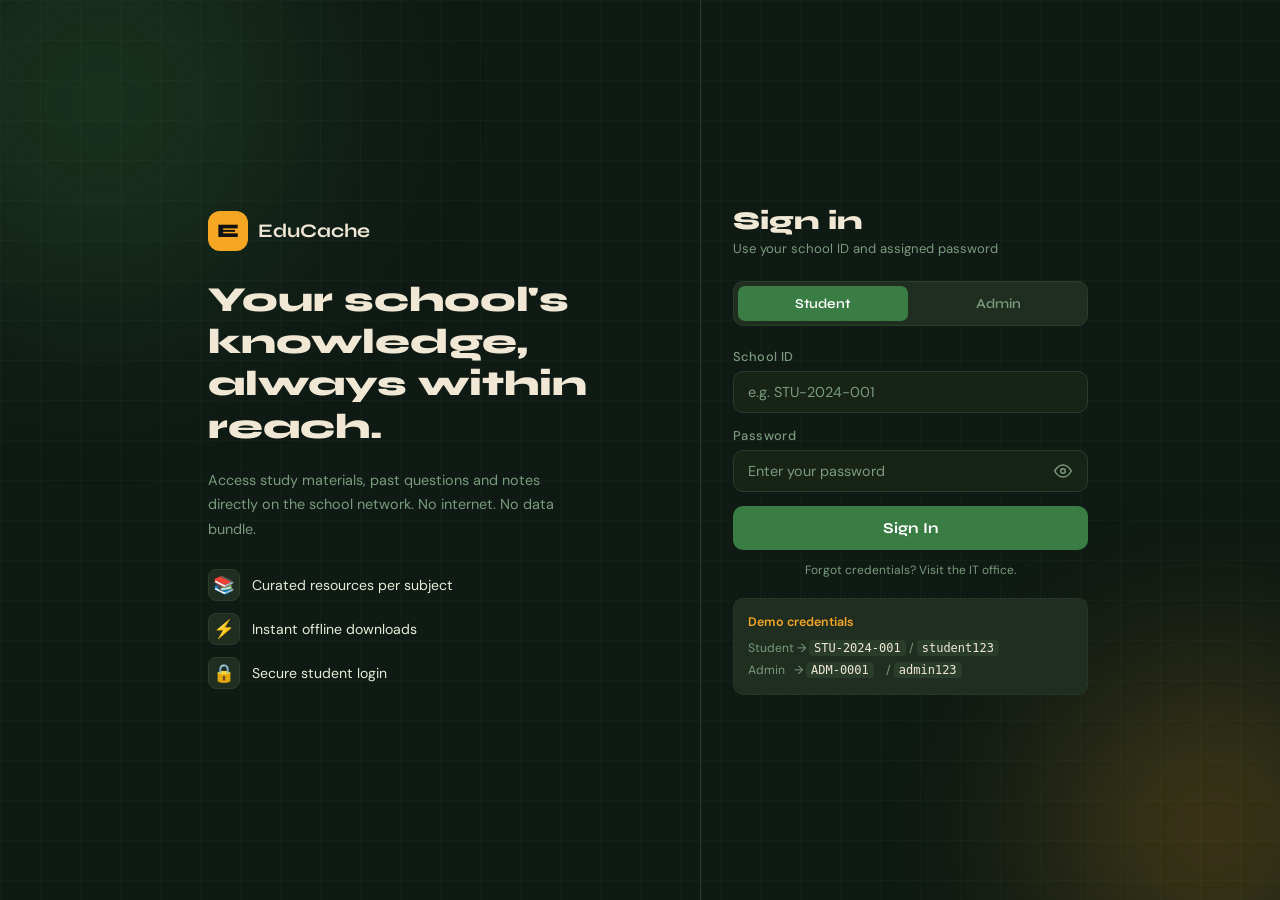
<file: index.html>
<!DOCTYPE html>
<html lang="en">
<head>
  <meta charset="UTF-8"/>
  <meta name="viewport" content="width=device-width, initial-scale=1.0"/>
  <meta http-equiv="refresh" content="0; url=login.html"/>
  <title>EduCache</title>
</head>
<body>
  <script>window.location.replace('login.html');</script>
</body>
</html>
</file>
<file: css/admin.css>
/* ============================================================
   EduCache — admin.css   (inherits same design language)
   ============================================================ */
:root {
  --bg:       #0f1a14;
  --surface:  #182318;
  --surface2: #1f2e20;
  --border:   #2a3d2b;
  --green:    #3a7d44;
  --green-lt: #4e9e5a;
  --amber:    #f5a623;
  --cream:    #f0e8d5;
  --muted:    #7a9b7d;
  --text:     #e8edd9;
  --red:      #e74c3c;
  --sidebar-w: 240px;
  --radius:   14px;
  --shadow:   0 4px 24px rgba(0,0,0,0.4);
}

*, *::before, *::after { box-sizing: border-box; margin: 0; padding: 0; }
html { font-size: 16px; }

body {
  font-family: 'DM Sans', sans-serif;
  background: var(--bg);
  color: var(--text);
  display: flex;
  min-height: 100vh;
}

::-webkit-scrollbar { width: 6px; }
::-webkit-scrollbar-track { background: var(--bg); }
::-webkit-scrollbar-thumb { background: var(--border); border-radius: 99px; }

/* ── SIDEBAR (same as home) ── */
.sidebar {
  width: var(--sidebar-w);
  background: var(--surface);
  border-right: 1px solid var(--border);
  display: flex;
  flex-direction: column;
  padding: 28px 16px;
  position: fixed;
  top: 0; left: 0; bottom: 0;
  z-index: 100;
  transition: transform 0.3s ease;
}

.sidebar-logo { display: flex; align-items: center; gap: 10px; margin-bottom: 36px; padding: 0 8px; }
.logo-mark { width: 36px; height: 36px; background: var(--amber); color: #111; border-radius: 10px; display: grid; place-items: center; font-family: 'Syne', sans-serif; font-weight: 800; font-size: 1.1rem; }
.sidebar-logo span { font-family: 'Syne', sans-serif; font-weight: 700; font-size: 1.1rem; color: var(--cream); }

.sidebar-nav { display: flex; flex-direction: column; gap: 4px; flex: 1; }

.nav-item { display: flex; align-items: center; gap: 12px; padding: 11px 14px; border-radius: 10px; color: var(--muted); text-decoration: none; font-size: 0.9rem; font-weight: 500; transition: all 0.2s; }
.nav-item svg { width: 18px; height: 18px; flex-shrink: 0; }
.nav-item:hover { background: var(--surface2); color: var(--text); }
.nav-item.active { background: var(--amber); color: #111; }

.sidebar-user { display: flex; align-items: center; gap: 10px; padding: 12px 10px; background: var(--surface2); border-radius: var(--radius); margin-top: 16px; }
.user-avatar { width: 36px; height: 36px; background: var(--amber); color: #111; border-radius: 50%; display: grid; place-items: center; font-family: 'Syne', sans-serif; font-weight: 700; font-size: 0.78rem; flex-shrink: 0; }
.user-info { display: flex; flex-direction: column; }
.user-name  { font-size: 0.83rem; font-weight: 600; color: var(--cream); }
.user-class { font-size: 0.72rem; color: var(--muted); }

.logout-btn { display: flex; align-items: center; gap: 10px; width: 100%; background: none; border: 1px solid var(--border); color: var(--muted); padding: 10px 14px; border-radius: 10px; font-family: 'DM Sans', sans-serif; font-size: 0.88rem; cursor: pointer; margin-top: 10px; transition: all 0.2s; }
.logout-btn svg { width: 16px; height: 16px; }
.logout-btn:hover { background: #c0392b22; border-color: #c0392b; color: var(--red); }

/* mobile */
.mobile-topbar { display: none; position: fixed; top: 0; left: 0; right: 0; height: 60px; background: var(--surface); border-bottom: 1px solid var(--border); align-items: center; justify-content: space-between; padding: 0 16px; z-index: 200; }
.mobile-logo { font-family: 'Syne', sans-serif; font-weight: 700; font-size: 1rem; color: var(--cream); }
.mobile-avatar { width: 34px; height: 34px; background: var(--amber); color: #111; border-radius: 50%; display: grid; place-items: center; font-family: 'Syne', sans-serif; font-weight: 700; font-size: 0.75rem; }
.hamburger { background: none; border: none; cursor: pointer; display: flex; flex-direction: column; gap: 5px; padding: 4px; }
.hamburger span { display: block; width: 22px; height: 2px; background: var(--text); border-radius: 2px; transition: all 0.3s; }
.hamburger.open span:nth-child(1) { transform: translateY(7px) rotate(45deg); }
.hamburger.open span:nth-child(2) { opacity: 0; }
.hamburger.open span:nth-child(3) { transform: translateY(-7px) rotate(-45deg); }
.overlay { display: none; position: fixed; inset: 0; background: rgba(0,0,0,0.55); z-index: 90; }
.overlay.show { display: block; }

/* ── MAIN ── */
.main {
  margin-left: var(--sidebar-w);
  flex: 1;
  padding: 40px 36px 60px;
  max-width: 1000px;
  animation: fadeUp 0.4s ease both;
}

@keyframes fadeUp { from { opacity:0; transform:translateY(14px); } to { opacity:1; transform:translateY(0); } }

/* ── PAGE HEADER ── */
.page-header { display: flex; align-items: flex-start; justify-content: space-between; margin-bottom: 32px; gap: 16px; }
.page-title { font-family: 'Syne', sans-serif; font-size: 1.8rem; font-weight: 800; color: var(--cream); margin-bottom: 4px; }
.page-sub { font-size: 0.88rem; color: var(--muted); }

.header-stats { display: flex; gap: 12px; }
.hstat { background: var(--surface); border: 1px solid var(--border); border-radius: 10px; padding: 10px 18px; text-align: center; font-family: 'Syne', sans-serif; font-weight: 700; font-size: 0.85rem; color: var(--muted); }
.hstat span { display: block; font-size: 1.4rem; color: var(--green-lt); margin-bottom: 2px; }
.hstat.amber span { color: var(--amber); }

/* ── CARD ── */
.card { background: var(--surface); border: 1px solid var(--border); border-radius: var(--radius); padding: 28px; margin-bottom: 28px; }
.card-title { font-family: 'Syne', sans-serif; font-size: 1.05rem; font-weight: 700; color: var(--cream); margin-bottom: 20px; }

/* ── DROPZONE ── */
.dropzone {
  border: 2px dashed var(--border);
  border-radius: 12px;
  padding: 36px 24px;
  text-align: center;
  cursor: pointer;
  transition: all 0.2s;
  margin-bottom: 16px;
}
.dropzone:hover, .dropzone.drag-over { border-color: var(--green-lt); background: rgba(78,158,90,0.06); }
.dz-icon   { font-size: 2.2rem; margin-bottom: 10px; }
.dz-label  { font-size: 0.88rem; color: var(--text); margin-bottom: 4px; }
.dz-link   { color: var(--green-lt); cursor: pointer; text-decoration: underline; }
.dz-hint   { font-size: 0.76rem; color: var(--muted); }

/* file preview */
.file-preview { display: flex; align-items: center; gap: 12px; background: var(--surface2); border: 1px solid var(--border); border-radius: 10px; padding: 12px 16px; margin-bottom: 16px; }
.fp-icon  { font-size: 1.4rem; }
.fp-info  { flex: 1; display: flex; flex-direction: column; }
.fp-name  { font-size: 0.88rem; font-weight: 500; color: var(--cream); }
.fp-size  { font-size: 0.75rem; color: var(--muted); }
.fp-remove { background: none; border: none; color: var(--muted); cursor: pointer; font-size: 1rem; padding: 4px 8px; border-radius: 6px; transition: all 0.2s; }
.fp-remove:hover { background: #c0392b22; color: var(--red); }

/* ── META GRID ── */
.meta-grid { display: grid; grid-template-columns: 1fr 1fr; gap: 14px; margin-bottom: 16px; }
.span2 { grid-column: 1 / -1; }

.form-group { display: flex; flex-direction: column; gap: 6px; }
.form-group label { font-size: 0.78rem; font-weight: 500; color: var(--muted); letter-spacing: 0.03em; }

.form-group input,
.form-group select,
.form-group textarea {
  background: var(--surface2);
  border: 1px solid var(--border);
  border-radius: 10px;
  padding: 10px 14px;
  color: var(--text);
  font-family: 'DM Sans', sans-serif;
  font-size: 0.88rem;
  outline: none;
  transition: border-color 0.2s, box-shadow 0.2s;
  appearance: none;
  resize: none;
}

.form-group input:focus,
.form-group select:focus,
.form-group textarea:focus { border-color: var(--green-lt); box-shadow: 0 0 0 3px rgba(78,158,90,0.15); }
.form-group input::placeholder,
.form-group textarea::placeholder { color: var(--muted); }

/* ── PROGRESS ── */
.progress-wrap { background: var(--surface2); border-radius: 99px; height: 6px; margin-bottom: 16px; overflow: hidden; }
.progress-bar  { height: 100%; background: linear-gradient(90deg, var(--green), var(--green-lt)); border-radius: 99px; width: 0; transition: width 0.2s; }

/* ── ACTIONS ── */
.upload-actions { display: flex; gap: 10px; justify-content: flex-end; }

.btn-primary { background: var(--green); color: #fff; border: none; border-radius: 10px; padding: 11px 24px; font-family: 'Syne', sans-serif; font-weight: 700; font-size: 0.88rem; cursor: pointer; transition: all 0.2s; }
.btn-primary:hover { background: var(--green-lt); }
.btn-primary:active { transform: scale(0.97); }

.btn-secondary { background: var(--surface2); color: var(--muted); border: 1px solid var(--border); border-radius: 10px; padding: 11px 20px; font-family: 'Syne', sans-serif; font-weight: 600; font-size: 0.88rem; cursor: pointer; transition: all 0.2s; }
.btn-secondary:hover { color: var(--text); border-color: var(--muted); }

.btn-danger { background: var(--red); color: #fff; border: none; border-radius: 10px; padding: 11px 20px; font-family: 'Syne', sans-serif; font-weight: 700; font-size: 0.88rem; cursor: pointer; transition: all 0.2s; }
.btn-danger:hover { background: #c0392b; }

.upload-success { background: rgba(78,158,90,0.15); border: 1px solid var(--green-lt); color: var(--green-lt); border-radius: 10px; padding: 12px 16px; font-size: 0.88rem; margin-top: 14px; text-align: center; animation: fadeUp 0.3s ease; }

/* ── MANAGE TABLE ── */
.manage-header { display: flex; align-items: center; justify-content: space-between; margin-bottom: 16px; flex-wrap: wrap; gap: 12px; }
.manage-controls { display: flex; gap: 8px; }

.manage-search { background: var(--surface2); border: 1px solid var(--border); border-radius: 8px; padding: 8px 14px; color: var(--text); font-family: 'DM Sans', sans-serif; font-size: 0.83rem; outline: none; transition: border-color 0.2s; width: 180px; }
.manage-search:focus { border-color: var(--green-lt); }
.manage-search::placeholder { color: var(--muted); }

.manage-filter { background: var(--surface2); border: 1px solid var(--border); border-radius: 8px; padding: 8px 12px; color: var(--text); font-family: 'DM Sans', sans-serif; font-size: 0.83rem; outline: none; appearance: none; cursor: pointer; }

.resource-table { width: 100%; border-collapse: collapse; }
.resource-table th { font-family: 'Syne', sans-serif; font-size: 0.72rem; font-weight: 700; color: var(--muted); text-transform: uppercase; letter-spacing: 0.06em; padding: 10px 12px; border-bottom: 1px solid var(--border); text-align: left; }
.resource-table td { font-size: 0.83rem; padding: 13px 12px; border-bottom: 1px solid var(--border); color: var(--text); vertical-align: middle; }
.resource-table tr:last-child td { border-bottom: none; }
.resource-table tr:hover td { background: var(--surface2); }

.tbl-badge { display: inline-block; padding: 3px 10px; border-radius: 99px; font-size: 0.7rem; font-weight: 600; }
.tbl-badge.pdf   { background: #e74c3c22; color: #e74c3c; }
.tbl-badge.doc   { background: #2980b922; color: #5dade2; }
.tbl-badge.video { background: #8e44ad22; color: #a569bd; }

.tbl-actions { display: flex; gap: 6px; }
.tbl-btn { background: none; border: 1px solid var(--border); color: var(--muted); border-radius: 6px; padding: 5px 10px; font-size: 0.75rem; cursor: pointer; transition: all 0.2s; }
.tbl-btn:hover { background: var(--surface2); color: var(--text); }
.tbl-btn.del:hover { border-color: var(--red); color: var(--red); background: #e74c3c11; }

.table-empty { text-align: center; color: var(--muted); font-size: 0.85rem; padding: 32px 0; }

/* ── MODAL ── */
.modal-backdrop { position: fixed; inset: 0; background: rgba(0,0,0,0.6); backdrop-filter: blur(4px); z-index: 500; display: grid; place-items: center; }
.modal { background: var(--surface); border: 1px solid var(--border); border-radius: var(--radius); padding: 28px; max-width: 360px; width: 90%; animation: fadeUp 0.2s ease; }
.modal h3 { font-family: 'Syne', sans-serif; font-size: 1.1rem; font-weight: 700; color: var(--cream); margin-bottom: 8px; }
.modal p  { font-size: 0.85rem; color: var(--muted); margin-bottom: 20px; }
.modal-actions { display: flex; gap: 10px; justify-content: flex-end; }

/* ── RESPONSIVE ── */
@media (max-width: 768px) {
  .sidebar { transform: translateX(-100%); }
  .sidebar.open { transform: translateX(0); box-shadow: 4px 0 24px rgba(0,0,0,0.5); }
  .mobile-topbar { display: flex; }
  .main { margin-left: 0; padding: 78px 18px 60px; }
  .meta-grid { grid-template-columns: 1fr; }
  .span2 { grid-column: 1; }
  .resource-table th:nth-child(4),
  .resource-table td:nth-child(4),
  .resource-table th:nth-child(5),
  .resource-table td:nth-child(5) { display: none; }
  .page-header { flex-direction: column; }
}

/* ── Progress bar ── */
.progress-wrap  { display:flex; align-items:center; gap:12px; margin-bottom:14px; }
.progress-bar   { flex:1; height:6px; background:linear-gradient(90deg,var(--green),var(--green-lt)); border-radius:99px; width:0; transition:width .2s; }
.progress-label { font-size:.75rem; color:var(--muted); white-space:nowrap; }

/* ── Form error ── */
.form-error { background:rgba(231,76,60,.12); border:1px solid #e74c3c; color:#e74c3c; border-radius:10px; padding:10px 14px; font-size:.83rem; margin-bottom:12px; }

/* ── Table title cell ── */
.tbl-title { max-width:220px; }

/* ── Table wrap scroll ── */
.table-wrap { overflow-x:auto; }

/* ── tbl-badge (no colour variants needed, generic) ── */
.tbl-badge { display:inline-block; padding:3px 10px; border-radius:99px; font-size:.7rem; font-weight:600; background:var(--surface2); color:var(--muted); border:1px solid var(--border); }

/* ── Delete modal ── */
.modal-backdrop { position:fixed; inset:0; background:rgba(0,0,0,.65); backdrop-filter:blur(6px); z-index:400; display:grid; place-items:center; }
.modal { background:var(--surface); border:1px solid var(--border); border-radius:var(--radius); padding:32px 28px; max-width:380px; width:90%; text-align:center; animation:fadeUp .25s ease; }
.modal h3 { font-family:'Syne',sans-serif; font-size:1.1rem; font-weight:700; color:var(--cream); margin-bottom:6px; }
.modal-actions { display:flex; gap:10px; justify-content:center; }

/* ── Upload success ── */
.upload-success { background:rgba(78,158,90,.15); border:1px solid var(--green-lt); color:var(--green-lt); border-radius:10px; padding:12px 16px; font-size:.88rem; margin-top:14px; text-align:center; }

/* ── opt label ── */
.opt { color:var(--muted); font-size:.72rem; }

/* ── Spinner ── */
.spinner { display:inline-block; width:16px; height:16px; border:2px solid rgba(255,255,255,.3); border-top-color:#fff; border-radius:50%; animation:spin .7s linear infinite; }
@keyframes spin { to { transform:rotate(360deg); } }

/* ── Toast ── */
.toast { position:fixed; bottom:28px; right:28px; background:var(--surface); border:1px solid var(--green); color:var(--text); padding:12px 20px; border-radius:10px; font-size:.85rem; box-shadow:var(--shadow); transform:translateY(80px); opacity:0; transition:all .3s ease; z-index:999; pointer-events:none; }
.toast.show { transform:translateY(0); opacity:1; }
</file>
<file: css/home.css>
/* ============================================================
   EduCache — home.css
   Palette: Deep forest green + warm cream + amber accent
   ============================================================ */

:root {
  --bg:        #0f1a14;
  --surface:   #182318;
  --surface2:  #1f2e20;
  --border:    #2a3d2b;
  --green:     #3a7d44;
  --green-lt:  #4e9e5a;
  --amber:     #f5a623;
  --cream:     #f0e8d5;
  --muted:     #7a9b7d;
  --text:      #e8edd9;
  --sidebar-w: 240px;
  --radius:    14px;
  --shadow:    0 4px 24px rgba(0,0,0,0.4);
}

*, *::before, *::after { box-sizing: border-box; margin: 0; padding: 0; }

html { font-size: 16px; }

body {
  font-family: 'DM Sans', sans-serif;
  background: var(--bg);
  color: var(--text);
  display: flex;
  min-height: 100vh;
  overflow-x: hidden;
}

/* ── SCROLLBAR ── */
::-webkit-scrollbar { width: 6px; }
::-webkit-scrollbar-track { background: var(--bg); }
::-webkit-scrollbar-thumb { background: var(--border); border-radius: 99px; }

/* ── SIDEBAR ── */
.sidebar {
  width: var(--sidebar-w);
  background: var(--surface);
  border-right: 1px solid var(--border);
  display: flex;
  flex-direction: column;
  padding: 28px 16px;
  position: fixed;
  top: 0; left: 0; bottom: 0;
  z-index: 100;
  transition: transform 0.3s ease;
}

.sidebar-logo {
  display: flex;
  align-items: center;
  gap: 10px;
  margin-bottom: 36px;
  padding: 0 8px;
}

.logo-mark {
  width: 36px; height: 36px;
  background: var(--amber);
  color: #111;
  border-radius: 10px;
  display: grid;
  place-items: center;
  font-family: 'Syne', sans-serif;
  font-weight: 800;
  font-size: 1.1rem;
}

.sidebar-logo span {
  font-family: 'Syne', sans-serif;
  font-weight: 700;
  font-size: 1.1rem;
  color: var(--cream);
}

/* nav */
.sidebar-nav {
  display: flex;
  flex-direction: column;
  gap: 4px;
  flex: 1;
}

.nav-item {
  display: flex;
  align-items: center;
  gap: 12px;
  padding: 11px 14px;
  border-radius: 10px;
  color: var(--muted);
  text-decoration: none;
  font-size: 0.9rem;
  font-weight: 500;
  transition: all 0.2s;
}

.nav-item svg { width: 18px; height: 18px; flex-shrink: 0; }

.nav-item:hover {
  background: var(--surface2);
  color: var(--text);
}

.nav-item.active {
  background: var(--green);
  color: #fff;
}

/* user */
.sidebar-user {
  display: flex;
  align-items: center;
  gap: 10px;
  padding: 12px 10px;
  background: var(--surface2);
  border-radius: var(--radius);
  margin-top: 16px;
}

.user-avatar {
  width: 36px; height: 36px;
  background: var(--amber);
  color: #111;
  border-radius: 50%;
  display: grid;
  place-items: center;
  font-family: 'Syne', sans-serif;
  font-weight: 700;
  font-size: 0.78rem;
  flex-shrink: 0;
}

.user-info { display: flex; flex-direction: column; }
.user-name  { font-size: 0.83rem; font-weight: 600; color: var(--cream); }
.user-class { font-size: 0.72rem; color: var(--muted); }

/* ── MOBILE TOPBAR ── */
.mobile-topbar {
  display: none;
  position: fixed;
  top: 0; left: 0; right: 0;
  height: 60px;
  background: var(--surface);
  border-bottom: 1px solid var(--border);
  align-items: center;
  justify-content: space-between;
  padding: 0 16px;
  z-index: 200;
}

.mobile-logo {
  font-family: 'Syne', sans-serif;
  font-weight: 700;
  font-size: 1rem;
  color: var(--cream);
}

.mobile-avatar {
  width: 34px; height: 34px;
  background: var(--amber);
  color: #111;
  border-radius: 50%;
  display: grid;
  place-items: center;
  font-family: 'Syne', sans-serif;
  font-weight: 700;
  font-size: 0.75rem;
}

.hamburger {
  background: none;
  border: none;
  cursor: pointer;
  display: flex;
  flex-direction: column;
  gap: 5px;
  padding: 4px;
}

.hamburger span {
  display: block;
  width: 22px; height: 2px;
  background: var(--text);
  border-radius: 2px;
  transition: all 0.3s;
}

.hamburger.open span:nth-child(1) { transform: translateY(7px) rotate(45deg); }
.hamburger.open span:nth-child(2) { opacity: 0; }
.hamburger.open span:nth-child(3) { transform: translateY(-7px) rotate(-45deg); }

/* ── OVERLAY ── */
.overlay {
  display: none;
  position: fixed;
  inset: 0;
  background: rgba(0,0,0,0.55);
  z-index: 90;
  backdrop-filter: blur(2px);
}

.overlay.show { display: block; }

/* ── MAIN ── */
.main {
  margin-left: var(--sidebar-w);
  flex: 1;
  padding: 40px 36px 60px;
  max-width: 960px;
  animation: fadeUp 0.5s ease both;
}

@keyframes fadeUp {
  from { opacity: 0; transform: translateY(16px); }
  to   { opacity: 1; transform: translateY(0); }
}

/* ── HERO ── */
.hero {
  margin-bottom: 40px;
}

.hero-eyebrow {
  font-size: 0.9rem;
  color: var(--muted);
  margin-bottom: 8px;
  letter-spacing: 0.02em;
}

.hero-title {
  font-family: 'Syne', sans-serif;
  font-size: clamp(2rem, 4vw, 2.8rem);
  font-weight: 800;
  color: var(--cream);
  line-height: 1.15;
  margin-bottom: 10px;
}

.hero-title em {
  font-style: normal;
  color: var(--amber);
  position: relative;
}

.hero-title em::after {
  content: '';
  position: absolute;
  bottom: -2px; left: 0; right: 0;
  height: 3px;
  background: var(--amber);
  border-radius: 2px;
  opacity: 0.4;
}

.hero-sub {
  font-size: 0.9rem;
  color: var(--muted);
  margin-bottom: 24px;
}

/* search */
.search-bar {
  display: flex;
  align-items: center;
  background: var(--surface);
  border: 1px solid var(--border);
  border-radius: 12px;
  padding: 6px 6px 6px 16px;
  gap: 10px;
  transition: border-color 0.2s, box-shadow 0.2s;
  max-width: 620px;
}

.search-bar:focus-within {
  border-color: var(--green-lt);
  box-shadow: 0 0 0 3px rgba(78,158,90,0.15);
}

.search-icon { width: 18px; height: 18px; color: var(--muted); flex-shrink: 0; }

.search-bar input {
  flex: 1;
  background: none;
  border: none;
  outline: none;
  color: var(--text);
  font-family: 'DM Sans', sans-serif;
  font-size: 0.92rem;
}

.search-bar input::placeholder { color: var(--muted); }

.search-btn {
  background: var(--green);
  color: #fff;
  border: none;
  padding: 10px 20px;
  border-radius: 8px;
  font-family: 'Syne', sans-serif;
  font-weight: 600;
  font-size: 0.85rem;
  cursor: pointer;
  transition: background 0.2s, transform 0.1s;
  white-space: nowrap;
}

.search-btn:hover  { background: var(--green-lt); }
.search-btn:active { transform: scale(0.97); }

/* filter chips */
.filter-chips {
  display: flex;
  gap: 8px;
  flex-wrap: wrap;
  margin-top: 14px;
}

.chip {
  background: var(--surface);
  border: 1px solid var(--border);
  color: var(--muted);
  border-radius: 99px;
  padding: 6px 16px;
  font-size: 0.8rem;
  font-family: 'DM Sans', sans-serif;
  cursor: pointer;
  transition: all 0.2s;
}

.chip:hover  { border-color: var(--green-lt); color: var(--text); }

.chip.active {
  background: var(--amber);
  border-color: var(--amber);
  color: #111;
  font-weight: 600;
}

/* ── STATS STRIP ── */
.stats-strip {
  display: grid;
  grid-template-columns: repeat(4, 1fr);
  gap: 14px;
  margin-bottom: 44px;
}

.stat-card {
  background: var(--surface);
  border: 1px solid var(--border);
  border-radius: var(--radius);
  padding: 20px 18px;
  display: flex;
  flex-direction: column;
  gap: 4px;
  transition: transform 0.2s, box-shadow 0.2s;
}

.stat-card:hover {
  transform: translateY(-3px);
  box-shadow: var(--shadow);
}

.stat-num {
  font-family: 'Syne', sans-serif;
  font-size: 1.9rem;
  font-weight: 800;
  color: var(--amber);
}

.stat-label { font-size: 0.75rem; color: var(--muted); }

/* ── SECTIONS ── */
.section { margin-bottom: 44px; }

.section-header {
  display: flex;
  align-items: center;
  justify-content: space-between;
  margin-bottom: 18px;
}

.section-header h2 {
  font-family: 'Syne', sans-serif;
  font-size: 1.15rem;
  font-weight: 700;
  color: var(--cream);
}

.see-all {
  font-size: 0.82rem;
  color: var(--green-lt);
  text-decoration: none;
  transition: color 0.2s;
}

.see-all:hover { color: var(--amber); }

/* ── SUBJECTS GRID ── */
.subjects-grid {
  display: grid;
  grid-template-columns: repeat(auto-fill, minmax(150px, 1fr));
  gap: 12px;
}

.subject-card {
  background: var(--surface);
  border: 1px solid var(--border);
  border-radius: var(--radius);
  padding: 20px 16px;
  cursor: pointer;
  text-align: center;
  transition: all 0.22s;
  position: relative;
  overflow: hidden;
}

.subject-card::before {
  content: '';
  position: absolute;
  top: 0; left: 0; right: 0;
  height: 3px;
  background: var(--subject-color, var(--green));
  transform: scaleX(0);
  transition: transform 0.25s;
}

.subject-card:hover::before { transform: scaleX(1); }

.subject-card:hover {
  transform: translateY(-4px);
  box-shadow: var(--shadow);
  border-color: var(--surface2);
}

.subject-emoji { font-size: 1.8rem; margin-bottom: 8px; display: block; }
.subject-name  { font-family: 'Syne', sans-serif; font-size: 0.82rem; font-weight: 600; color: var(--cream); }
.subject-count { font-size: 0.72rem; color: var(--muted); margin-top: 3px; }

/* ── RESOURCES LIST ── */
.resources-list { display: flex; flex-direction: column; gap: 10px; }

.resource-item {
  background: var(--surface);
  border: 1px solid var(--border);
  border-radius: var(--radius);
  padding: 16px 20px;
  display: flex;
  align-items: center;
  gap: 16px;
  cursor: pointer;
  transition: all 0.2s;
}

.resource-item:hover {
  border-color: var(--green);
  background: var(--surface2);
  transform: translateX(4px);
}

.resource-icon {
  width: 44px; height: 44px;
  border-radius: 10px;
  display: grid;
  place-items: center;
  font-size: 1.2rem;
  flex-shrink: 0;
}

.resource-info { flex: 1; }
.resource-title { font-size: 0.9rem; font-weight: 500; color: var(--cream); margin-bottom: 3px; }
.resource-meta  { font-size: 0.75rem; color: var(--muted); }

.resource-dl {
  background: var(--green);
  color: #fff;
  border: none;
  border-radius: 8px;
  padding: 8px 14px;
  font-size: 0.78rem;
  font-family: 'Syne', sans-serif;
  font-weight: 600;
  cursor: pointer;
  transition: all 0.2s;
  white-space: nowrap;
}

.resource-dl:hover  { background: var(--green-lt); }
.resource-dl:active { transform: scale(0.96); }

/* ── TOAST ── */
.toast {
  position: fixed;
  bottom: 28px; right: 28px;
  background: var(--surface);
  border: 1px solid var(--green);
  color: var(--text);
  padding: 12px 20px;
  border-radius: 10px;
  font-size: 0.85rem;
  box-shadow: var(--shadow);
  transform: translateY(80px);
  opacity: 0;
  transition: all 0.3s ease;
  z-index: 999;
}

.toast.show { transform: translateY(0); opacity: 1; }

/* ── RESPONSIVE ── */
@media (max-width: 768px) {
  .sidebar {
    transform: translateX(-100%);
  }

  .sidebar.open {
    transform: translateX(0);
    box-shadow: 4px 0 24px rgba(0,0,0,0.5);
  }

  .mobile-topbar { display: flex; }

  .main {
    margin-left: 0;
    padding: 80px 18px 60px;
  }

  .stats-strip {
    grid-template-columns: repeat(2, 1fr);
  }

  .subjects-grid {
    grid-template-columns: repeat(auto-fill, minmax(120px, 1fr));
  }

  .hero-title { font-size: 1.7rem; }
}

@media (max-width: 400px) {
  .stats-strip { grid-template-columns: 1fr 1fr; }
  .search-btn  { padding: 10px 12px; font-size: 0.8rem; }
}

/* ── LOGOUT BUTTON ── */
.logout-btn {
  display: flex;
  align-items: center;
  gap: 10px;
  width: 100%;
  background: none;
  border: 1px solid var(--border);
  color: var(--muted);
  padding: 10px 14px;
  border-radius: 10px;
  font-family: 'DM Sans', sans-serif;
  font-size: 0.88rem;
  cursor: pointer;
  margin-top: 10px;
  transition: all 0.2s;
}
.logout-btn svg { width: 16px; height: 16px; }
.logout-btn:hover { background: #c0392b22; border-color: #c0392b; color: #e74c3c; }

/* ── ADMIN NAV HIGHLIGHT ── */
.nav-admin { border: 1px dashed var(--border); margin-top: 8px; }
.nav-admin:hover { border-color: var(--amber) !important; color: var(--amber) !important; }

/* ── MODAL ── */
.modal-backdrop {
  position: fixed; inset: 0;
  background: rgba(0,0,0,0.65);
  backdrop-filter: blur(6px);
  z-index: 400;
  display: grid;
  place-items: center;
}
.modal {
  background: var(--surface);
  border: 1px solid var(--border);
  border-radius: var(--radius);
  padding: 32px 28px;
  max-width: 380px;
  width: 90%;
  text-align: center;
  animation: fadeUp .25s ease;
}
.modal-icon { font-size: 2.4rem; margin-bottom: 12px; }
.modal h3   { font-family:'Syne',sans-serif; font-size:1.1rem; font-weight:700; color:var(--cream); margin-bottom:6px; }
.modal-actions { display:flex; gap:10px; justify-content:center; margin-top:8px; }

.btn-primary   { background:var(--green); color:#fff; border:none; border-radius:10px; padding:11px 22px; font-family:'Syne',sans-serif; font-weight:700; font-size:.88rem; cursor:pointer; transition:background .2s; }
.btn-primary:hover { background:var(--green-lt); }
.btn-secondary { background:var(--surface2); color:var(--muted); border:1px solid var(--border); border-radius:10px; padding:11px 18px; font-family:'Syne',sans-serif; font-weight:600; font-size:.88rem; cursor:pointer; transition:all .2s; }
.btn-secondary:hover { color:var(--text); }

/* ── LOGOUT ── */
.logout-btn { display:flex; align-items:center; gap:10px; width:100%; background:none; border:1px solid var(--border); color:var(--muted); padding:10px 14px; border-radius:10px; font-family:'DM Sans',sans-serif; font-size:.88rem; cursor:pointer; margin-top:10px; transition:all .2s; }
.logout-btn svg { width:16px; height:16px; }
.logout-btn:hover { background:#c0392b22; border-color:#c0392b; color:#e74c3c; }

/* ── EMPTY STATE ── */
.empty-state { text-align:center; padding:48px 20px; }
.empty-icon  { font-size:3rem; margin-bottom:12px; }
.empty-title { font-family:'Syne',sans-serif; font-size:1rem; font-weight:700; color:var(--cream); margin-bottom:6px; }
.empty-sub   { font-size:.83rem; color:var(--muted); line-height:1.6; }
.empty-msg   { color:var(--muted); font-size:.85rem; padding:16px 0; }

/* ── RESOURCE DATE ── */
.resource-date { font-size:.7rem; color:var(--muted); margin-top:2px; }

/* ── TOAST ── */
.toast { position:fixed; bottom:28px; right:28px; background:var(--surface); border:1px solid var(--green); color:var(--text); padding:12px 20px; border-radius:10px; font-size:.85rem; box-shadow:var(--shadow); transform:translateY(80px); opacity:0; transition:all .3s ease; z-index:999; pointer-events:none; }
.toast.show { transform:translateY(0); opacity:1; }
</file>
<file: css/login.css>
/* ============================================================
   EduCache — login.css
   ============================================================ */
:root {
  --bg:       #0f1a14;
  --surface:  #182318;
  --surface2: #1f2e20;
  --border:   #2a3d2b;
  --green:    #3a7d44;
  --green-lt: #4e9e5a;
  --amber:    #f5a623;
  --cream:    #f0e8d5;
  --muted:    #7a9b7d;
  --text:     #e8edd9;
  --red:      #e74c3c;
}

*, *::before, *::after { box-sizing: border-box; margin: 0; padding: 0; }

body {
  font-family: 'DM Sans', sans-serif;
  background: var(--bg);
  color: var(--text);
  min-height: 100vh;
  display: flex;
  align-items: center;
  justify-content: center;
  overflow-x: hidden;
  position: relative;
}

/* ── BG DECORATION ── */
.bg-grid {
  position: fixed;
  inset: 0;
  background-image:
    linear-gradient(rgba(58,125,68,0.07) 1px, transparent 1px),
    linear-gradient(90deg, rgba(58,125,68,0.07) 1px, transparent 1px);
  background-size: 40px 40px;
  pointer-events: none;
}

.bg-orb {
  position: fixed;
  border-radius: 50%;
  filter: blur(100px);
  pointer-events: none;
  opacity: 0.25;
}
.orb1 { width: 400px; height: 400px; background: var(--green);  top: -100px;  left: -100px; }
.orb2 { width: 300px; height: 300px; background: var(--amber);  bottom: -80px; right: -80px; }

/* ── WRAPPER ── */
.login-wrapper {
  display: flex;
  width: 100%;
  max-width: 960px;
  min-height: 100vh;
  position: relative;
  z-index: 1;
}

/* ── LEFT PANEL ── */
.login-left {
  flex: 1;
  padding: 60px 48px;
  display: flex;
  flex-direction: column;
  justify-content: center;
  gap: 20px;
}

.brand {
  display: flex;
  align-items: center;
  gap: 10px;
  margin-bottom: 8px;
}

.logo-mark {
  width: 40px; height: 40px;
  background: var(--amber);
  color: #111;
  border-radius: 12px;
  display: grid;
  place-items: center;
  font-family: 'Syne', sans-serif;
  font-weight: 800;
  font-size: 1.2rem;
}

.brand-name {
  font-family: 'Syne', sans-serif;
  font-weight: 700;
  font-size: 1.2rem;
  color: var(--cream);
}

.left-title {
  font-family: 'Syne', sans-serif;
  font-size: clamp(1.6rem, 3vw, 2.2rem);
  font-weight: 800;
  color: var(--cream);
  line-height: 1.2;
}

.left-sub {
  font-size: 0.9rem;
  color: var(--muted);
  line-height: 1.7;
  max-width: 360px;
}

.feature-list {
  list-style: none;
  display: flex;
  flex-direction: column;
  gap: 12px;
  margin-top: 8px;
}

.feature-list li {
  display: flex;
  align-items: center;
  gap: 12px;
  font-size: 0.88rem;
  color: var(--text);
}

.feat-icon {
  font-size: 1.1rem;
  width: 32px; height: 32px;
  background: var(--surface2);
  border: 1px solid var(--border);
  border-radius: 8px;
  display: grid;
  place-items: center;
  flex-shrink: 0;
}

/* ── RIGHT PANEL ── */
.login-right {
  width: 420px;
  display: flex;
  align-items: center;
  justify-content: center;
  padding: 40px 32px;
  border-left: 1px solid var(--border);
}

.login-card {
  width: 100%;
  animation: fadeUp 0.5s ease both;
}

@keyframes fadeUp {
  from { opacity: 0; transform: translateY(20px); }
  to   { opacity: 1; transform: translateY(0); }
}

.card-title {
  font-family: 'Syne', sans-serif;
  font-size: 1.6rem;
  font-weight: 800;
  color: var(--cream);
  margin-bottom: 4px;
}

.card-sub {
  font-size: 0.82rem;
  color: var(--muted);
  margin-bottom: 24px;
}

/* ── ERROR BANNER ── */
.error-banner {
  background: rgba(231,76,60,0.12);
  border: 1px solid var(--red);
  color: var(--red);
  border-radius: 10px;
  padding: 10px 14px;
  font-size: 0.83rem;
  margin-bottom: 16px;
}

/* ── ROLE TABS ── */
.role-tabs {
  display: flex;
  gap: 6px;
  margin-bottom: 22px;
  background: var(--surface2);
  border: 1px solid var(--border);
  border-radius: 10px;
  padding: 4px;
}

.role-tab {
  flex: 1;
  background: none;
  border: none;
  color: var(--muted);
  padding: 9px;
  border-radius: 7px;
  font-family: 'Syne', sans-serif;
  font-weight: 600;
  font-size: 0.85rem;
  cursor: pointer;
  transition: all 0.2s;
}

.role-tab.active {
  background: var(--green);
  color: #fff;
}

/* ── FORM ── */
.form-group {
  display: flex;
  flex-direction: column;
  gap: 6px;
  margin-bottom: 14px;
}

.form-group label {
  font-size: 0.8rem;
  font-weight: 500;
  color: var(--muted);
  letter-spacing: 0.03em;
}

.form-group input,
.form-group select {
  background: var(--surface);
  border: 1px solid var(--border);
  border-radius: 10px;
  padding: 11px 14px;
  color: var(--text);
  font-family: 'DM Sans', sans-serif;
  font-size: 0.9rem;
  outline: none;
  transition: border-color 0.2s, box-shadow 0.2s;
  width: 100%;
  appearance: none;
}

.form-group input:focus,
.form-group select:focus {
  border-color: var(--green-lt);
  box-shadow: 0 0 0 3px rgba(78,158,90,0.15);
}

.form-group input::placeholder { color: var(--muted); }

/* password wrapper */
.pw-wrap {
  position: relative;
}

.pw-wrap input { padding-right: 44px; }

.pw-toggle {
  position: absolute;
  right: 12px; top: 50%;
  transform: translateY(-50%);
  background: none;
  border: none;
  cursor: pointer;
  color: var(--muted);
  display: grid;
  place-items: center;
  padding: 4px;
  transition: color 0.2s;
}

.pw-toggle:hover { color: var(--text); }
.pw-toggle svg   { width: 18px; height: 18px; }

.form-row {
  display: grid;
  grid-template-columns: 1fr 1fr;
  gap: 10px;
}

/* ── LOGIN BUTTON ── */
.login-btn {
  width: 100%;
  background: var(--green);
  color: #fff;
  border: none;
  border-radius: 10px;
  padding: 13px;
  font-family: 'Syne', sans-serif;
  font-weight: 700;
  font-size: 0.95rem;
  cursor: pointer;
  transition: background 0.2s, transform 0.1s;
  display: flex;
  align-items: center;
  justify-content: center;
  gap: 10px;
  margin-top: 6px;
}

.login-btn:hover  { background: var(--green-lt); }
.login-btn:active { transform: scale(0.98); }
.login-btn:disabled { opacity: 0.6; cursor: not-allowed; }

/* spinner */
.spinner {
  width: 16px; height: 16px;
  border: 2px solid rgba(255,255,255,0.3);
  border-top-color: #fff;
  border-radius: 50%;
  animation: spin 0.7s linear infinite;
}
@keyframes spin { to { transform: rotate(360deg); } }

.hint-text {
  text-align: center;
  font-size: 0.75rem;
  color: var(--muted);
  margin-top: 12px;
}

/* ── DEMO BOX ── */
.demo-box {
  background: var(--surface2);
  border: 1px dashed var(--border);
  border-radius: 10px;
  padding: 12px 14px;
  margin-top: 20px;
  font-size: 0.76rem;
  color: var(--muted);
  line-height: 1.8;
}

.demo-title {
  font-weight: 600;
  color: var(--amber);
  margin-bottom: 4px;
  font-size: 0.78rem;
}

.demo-box code {
  background: var(--border);
  padding: 1px 5px;
  border-radius: 4px;
  font-size: 0.75rem;
  color: var(--cream);
}

/* ── RESPONSIVE ── */
@media (max-width: 700px) {
  .login-wrapper  { flex-direction: column; min-height: auto; }
  .login-left     { padding: 40px 24px 24px; }
  .left-sub       { display: none; }
  .feature-list   { display: none; }
  .login-right    { width: 100%; border-left: none; border-top: 1px solid var(--border); padding: 28px 24px 48px; }
}
</file>
